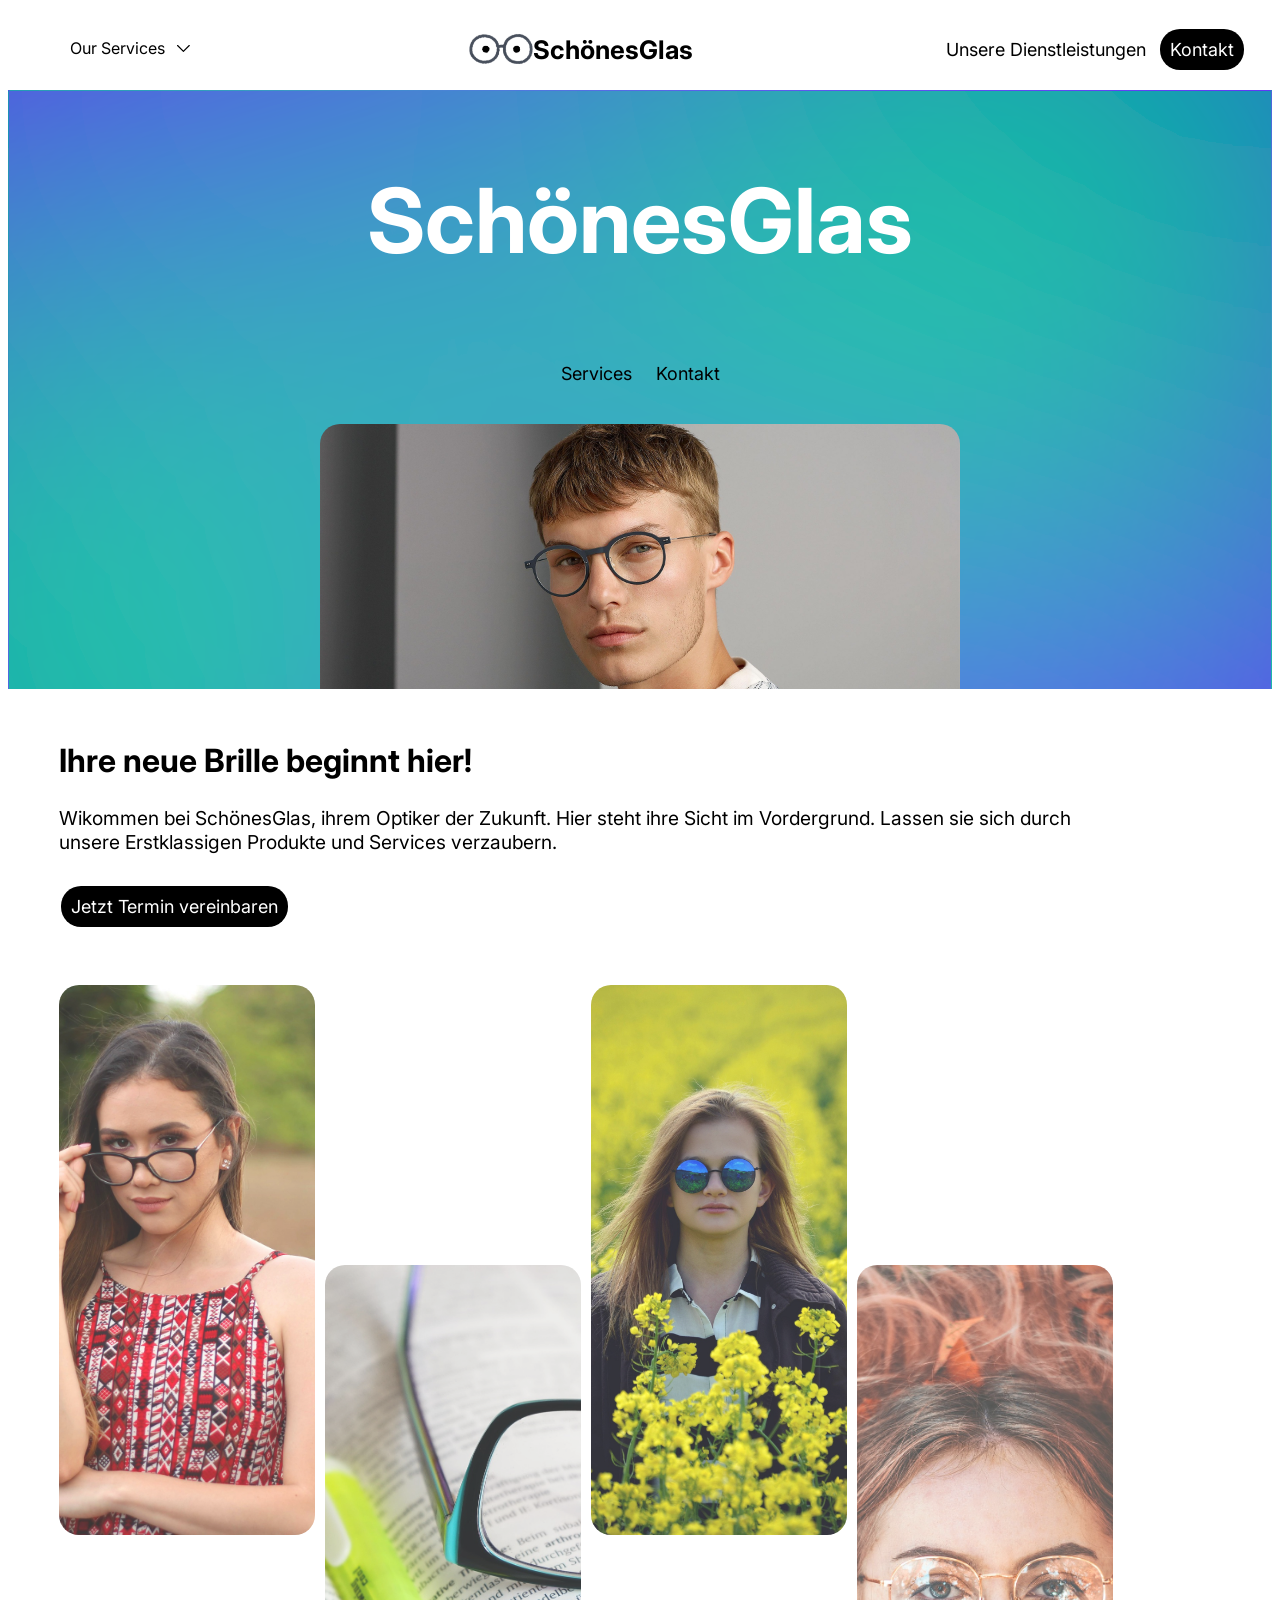
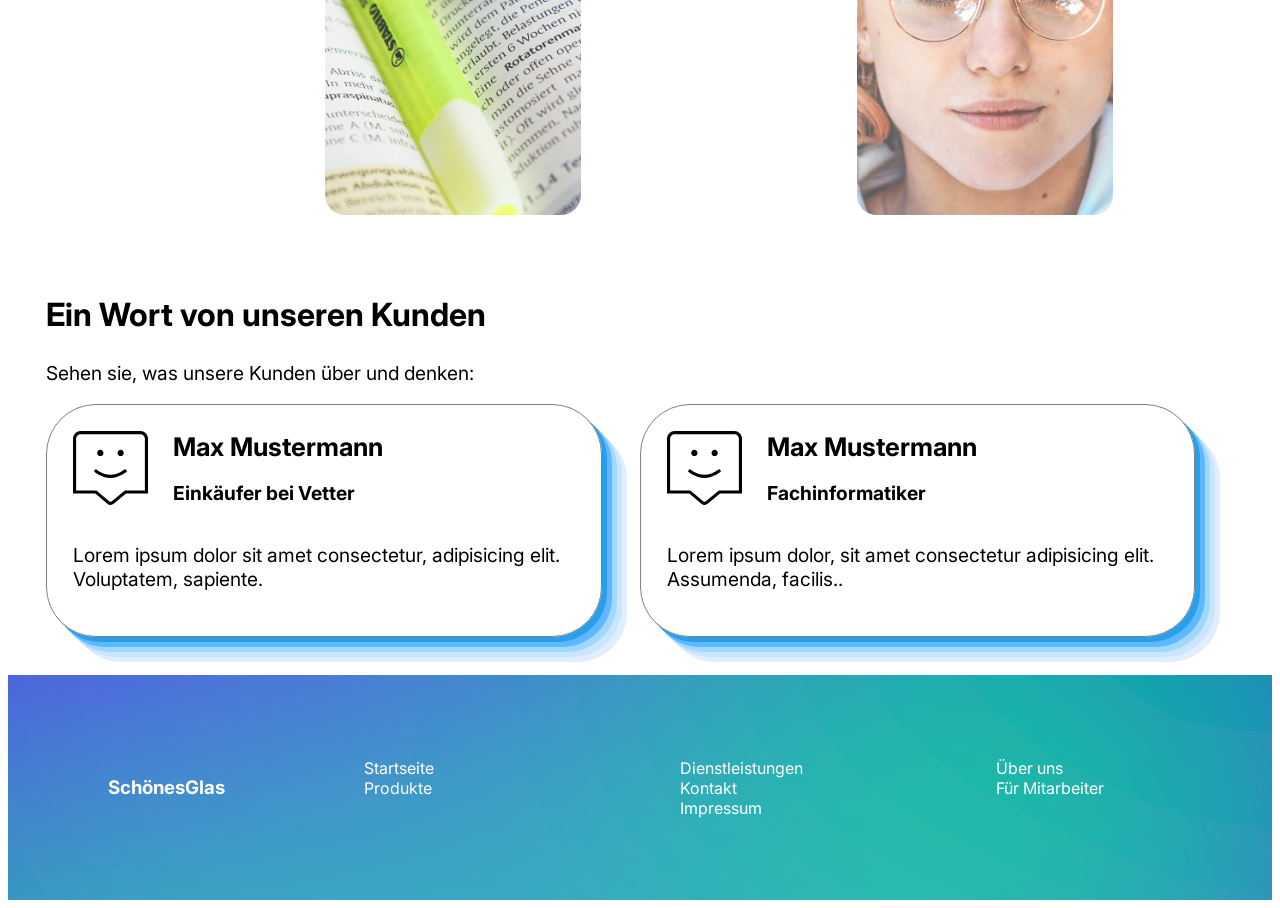
<file: index.html>
<!DOCTYPE html>
<html lang="de">
<head>
    <meta charset="UTF-8">
    <meta name="viewport" content="width=device-width, initial-scale=1.0">
    <title>SchönesGlas</title>
    <link rel="stylesheet" href="css/index.css">
    <link rel="stylesheet" href="css/nav.css">
    <link rel="stylesheet" href="css/footer.css">
</head>
<body>
    <nav>

        <div class="navbarLeft">
            <!--Dropdown-->
            <!-- From Uiverse.io by gharsh11032000 -->
            <div class="menu">
            <div class="item">
                <a href="#" class="link">
                <span> Our Services </span>
                <svg viewBox="0 0 360 360" xml:space="preserve">
                    <g id="SVGRepo_iconCarrier">
                    <path
                        id="XMLID_225_"
                        d="M325.607,79.393c-5.857-5.857-15.355-5.858-21.213,0.001l-139.39,139.393L25.607,79.393 c-5.857-5.857-15.355-5.858-21.213,0.001c-5.858,5.858-5.858,15.355,0,21.213l150.004,150c2.813,2.813,6.628,4.393,10.606,4.393 s7.794-1.581,10.606-4.394l149.996-150C331.465,94.749,331.465,85.251,325.607,79.393z"
                    ></path>
                    </g>
                </svg>
                </a>
                <div class="submenu">
                <div class="submenu-item">
                    <a href="/pages/products.html" class="submenu-link"> Produkte </a>
                </div>
                <div class="submenu-item">
                    <a href="/pages/services.html" class="submenu-link"> Dienstleistungen </a>
                </div>
                <div class="submenu-item">
                    <a href="/pages/contact.html" class="submenu-link"> Kontakt </a>
                </div>
                <div class="submenu-item">
                    <a href="/pages/aboutUs.html" class="submenu-link"> Über Uns </a>
                </div>
                <div class="submenu-item">
                    <a href="/pages/impressum.html" class="submenu-link"> Impressum </a>
                </div>
                <div class="submenu-item">
                    <a href="/pages/login.html" class="submenu-link"> Login </a>
                </div>
                </div>
            </div>
            </div>
        </div>

        <div class="navbarCenter">
            <img src="img/Design ohne Titel.png" alt="Logo der SchönesGlas Optikerkette" width="100px" class="logo">
            <p class="companyName"><a href="index.html">SchönesGlas</a></p>
        </div>
        <div class="navbarRight">
            <button><a href="/pages/services.html">Unsere Dienstleistungen</a></button>
            <button class="callToAction"><a href="/pages/contact.html">Kontakt</a></button>
        </div>
    </nav>
    
   <!-- Main Content--> 
    <main>
        <!--Langing Frame-->
        <section class="landingFrame">
            <h1 class="landingFrameHeading">SchönesGlas</h1>
            <div class="landingFrameButtons">
                <button class="buttonServices">Services</button>
                <button class="contactButton">Kontakt</button>
            </div>
            <img class="landingFrameImage" src="img/eyepractice-eyeglasses-7382914_1920.jpg" alt="Mann, welcher in die Kamera schaut.">
        </section>

        <!--Feature Gallery-->
        <section class="featureGallery">
            <div class="featureGalleryText">
                <h2 class="featureGalleryHeading">Ihre neue Brille beginnt hier!</h2>
                <p>Wikommen bei SchönesGlas, ihrem Optiker der Zukunft. Hier steht ihre Sicht im Vordergrund. Lassen sie sich durch unsere Erstklassigen Produkte und Services verzaubern.</p>
                <button class="callToAction">Jetzt Termin vereinbaren</button>
            </div>
        
            <div class="imageGallery">
                <img class="imageGalleryImage1" src="img/dantaslevi-model-3687259_1920.jpg" alt="Eine junge Frau, mit einer schwarzen Brille, welche in die Kamera schaut.">
                <img class="imageGalleryImage2" src="img/hans-glasses-272399_1920.jpg" alt="Eine Brille auf einem Buch mit einem Textmarker daneben.">
                <img class="imageGalleryImage3" src="img/nikolapeskova-girl-619665_1920.jpg" alt="Eine Frau mit einer Sonenbrille, welche in einem Rapsfeld steht.">
                <img class="imageGalleryImage4" src="img/radu_floryn22-autumn-4564545_1920.jpg" alt="Eine Frau mti roten Haaren, welche in die Kamera schaut.">
            </div>
        </section>

        <!--Customer Reviews-->
        <section class="customerReviews">
            <h2>Ein Wort von unseren Kunden</h2>
            <p>Sehen sie, was unsere Kunden über und denken:</p>
            <div class="reviewCards">
                <article class="reviewCard">
                    <img src="img/smiley-kommentar-alt.svg" alt="Ein Smiley, welcher einen Kommentar eines Kunden kennzeichnet.">
                    <p>Lorem ipsum dolor sit amet consectetur, adipisicing elit. Voluptatem, sapiente.</p>
                    <strong>Max Mustermann <br> <p>Einkäufer bei Vetter</p></strong>
                </article>
                <article class="reviewCard">
                    <img src="img/smiley-kommentar-alt.svg" alt="Ein Smiley, welcher einen Kommentar eines Kunden kennzeichnet.">
                    <p>Lorem ipsum dolor, sit amet consectetur adipisicing elit. Assumenda, facilis..</p>
                    <strong>Max Mustermann <br> <p>Fachinformatiker</p></strong>
                </article>
            </div>
        </section>
    </main>

    <!--Footer-->
    <footer class="footer">
        <h3><a href="index.html">SchönesGlas</a></h3>
        <ul>
            <li><a href="index.html">Startseite</a></li>
            <li><a href="/pages/products.html">Produkte</a></li>
        </ul>
        
        <ul>
            <li><a href="/pages/services.html">Dienstleistungen</a></li>
            <li><a href="/pages/contact.html">Kontakt</a></li>
            <li><a href="/pages/impressum.html">Impressum</a></li>
        </ul>

        <ul>
            <li><a href="/pages/aboutUs.html">Über uns</a></li>
            <li><a href="/pages/login.html">Für Mitarbeiter</a></li>
        </ul>
    </footer>
</body>
</html>
</file>
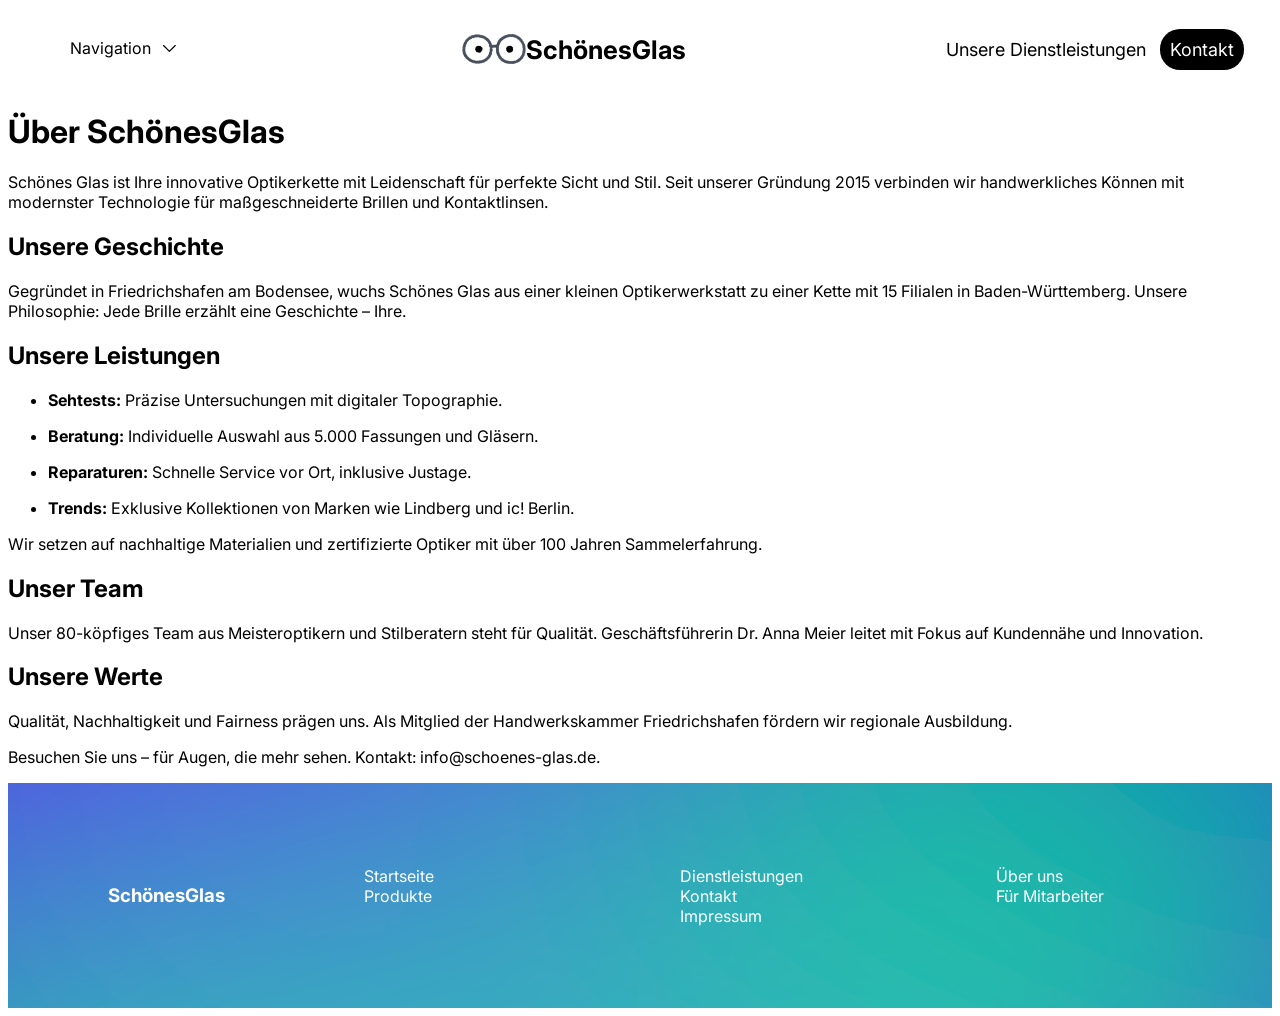
<file: pages/aboutUs.html>
<!DOCTYPE html>
<html lang="en">
<head>
    <meta charset="UTF-8">
    <meta name="viewport" content="width=device-width, initial-scale=1.0">
    <title>Über Uns</title>
    <link rel="stylesheet" href="../css/nav.css">
    <link rel="stylesheet" href="../css/footer.css">
</head>
<body>
    <nav>

        <div class="navbarLeft">
            <!--Dropdown-->
            <!-- From Uiverse.io by gharsh11032000 -->
            <div class="menu">
            <div class="item">
                <a href="#" class="link">
                <span> Navigation </span>
                <svg viewBox="0 0 360 360" xml:space="preserve">
                    <g id="SVGRepo_iconCarrier">
                    <path
                        id="XMLID_225_"
                        d="M325.607,79.393c-5.857-5.857-15.355-5.858-21.213,0.001l-139.39,139.393L25.607,79.393 c-5.857-5.857-15.355-5.858-21.213,0.001c-5.858,5.858-5.858,15.355,0,21.213l150.004,150c2.813,2.813,6.628,4.393,10.606,4.393 s7.794-1.581,10.606-4.394l149.996-150C331.465,94.749,331.465,85.251,325.607,79.393z"
                    ></path>
                    </g>
                </svg>
                </a>
                <div class="submenu">
                <div class="submenu-item">
                    <a href="../pages/products.html" class="submenu-link"> Produkte </a>
                </div>
                <div class="submenu-item">
                    <a href="../pages/services.html" class="submenu-link"> Dienstleistungen </a>
                </div>
                <div class="submenu-item">
                    <a href="../pages/contact.html" class="submenu-link"> Kontakt </a>
                </div>
                <div class="submenu-item">
                    <a href="../pages/aboutUs.html" class="submenu-link"> Über Uns </a>
                </div>
                <div class="submenu-item">
                    <a href="../pages/impressum.html" class="submenu-link"> Impressum </a>
                </div>
                <div class="submenu-item">
                    <a href="../pages/login.html" class="submenu-link"> Login </a>
                </div>
                </div>
            </div>
            </div>
        </div>

        <div class="navbarCenter">
            <img src="../img/Design ohne Titel.png" alt="Logo der SchönesGlas Optikerkette" width="100px" class="logo">
            <p class="companyName"><a href="/index.html">SchönesGlas</a></p>
        </div>
        <div class="navbarRight">
            <button><a href="/pages/services.html">Unsere Dienstleistungen</a></button>
            <button class="callToAction"><a href="/pages/contact.html">Kontakt</a></button>
        </div>
    </nav>

    <main>
        <h1>Über SchönesGlas</h1>
        <p>Schönes Glas ist Ihre innovative Optikerkette mit Leidenschaft für perfekte Sicht und Stil. Seit unserer Gründung 2015 verbinden wir handwerkliches Können mit modernster Technologie für maßgeschneiderte Brillen und Kontaktlinsen.</p>
        <h2>Unsere Geschichte</h2>
        <p>Gegründet in Friedrichshafen am Bodensee, wuchs Schönes Glas aus einer kleinen Optikerwerkstatt zu einer Kette mit 15 Filialen in Baden-Württemberg. Unsere Philosophie: Jede Brille erzählt eine Geschichte – Ihre.</p>
        <h2>Unsere Leistungen</h2>
        <ul>
            <li>
                <p><strong>Sehtests: </strong>Präzise Untersuchungen mit digitaler Topographie.</p>
            </li>
            <li>
                <p><strong>Beratung: </strong>Individuelle Auswahl aus 5.000 Fassungen und Gläsern.</p>
            </li>
            <li>
                <p><strong>Reparaturen: </strong>Schnelle Service vor Ort, inklusive Justage.</p>
            </li>
            <li>
                <p><strong>Trends: </strong>Exklusive Kollektionen von Marken wie Lindberg und ic! Berlin.</p>
            </li>
        </ul>
        <p>Wir setzen auf nachhaltige Materialien und zertifizierte Optiker mit über 100 Jahren Sammelerfahrung.</p>
        <h2>Unser Team</h2>
        <p>Unser 80-köpfiges Team aus Meisteroptikern und Stilberatern steht für Qualität. Geschäftsführerin Dr. Anna Meier leitet mit Fokus auf Kundennähe und Innovation.</p>
        <h2>Unsere Werte</h2>
        <p>Qualität, Nachhaltigkeit und Fairness prägen uns. Als Mitglied der Handwerkskammer Friedrichshafen fördern wir regionale Ausbildung.</p>
        <p>Besuchen Sie uns – für Augen, die mehr sehen. Kontakt: <a href="mailto:info@schoenes-glas.de">info@schoenes-glas.de</a>.</p>
    </main>

    <!--Footer-->
    <footer class="footer">
        <h3><a href="../index.html">SchönesGlas</a></h3>
        <ul>
            <li><a href="../index.html">Startseite</a></li>
            <li><a href="./products.html">Produkte</a></li>
        </ul>
        
        <ul>
            <li><a href="./services.html">Dienstleistungen</a></li>
            <li><a href="./contact.html">Kontakt</a></li>
            <li><a href="./impressum.html">Impressum</a></li>
        </ul>

        <ul>
            <li><a href="./aboutUs.html">Über uns</a></li>
            <li><a href="./login.html">Für Mitarbeiter</a></li>
        </ul>
    </footer>
</body>
</html>
</file>
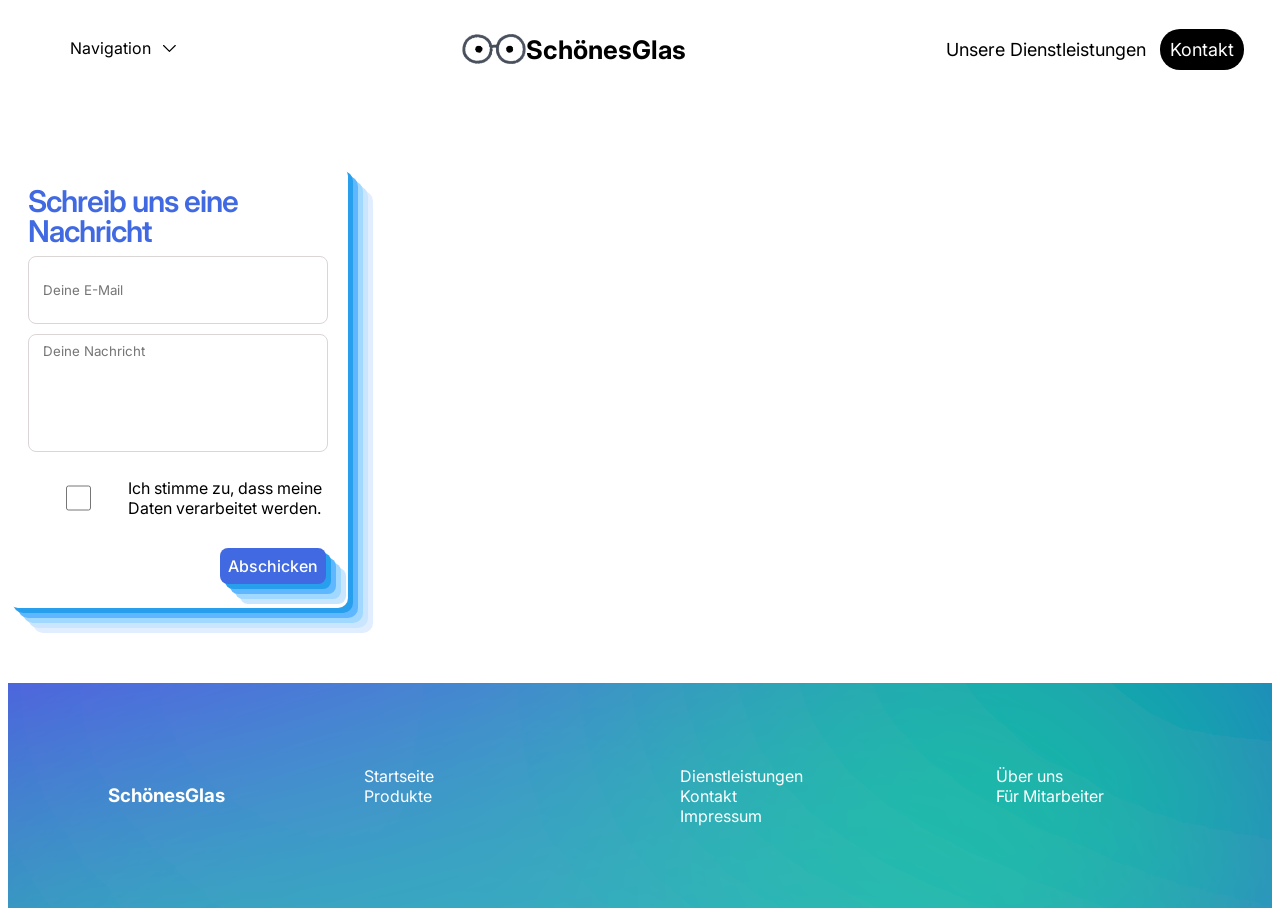
<file: pages/contact.html>
<!DOCTYPE html>
<html lang="en">
<head>
    <meta charset="UTF-8">
    <meta name="viewport" content="width=device-width, initial-scale=1.0">
    <title>Kontakt</title>
    <link rel="stylesheet" href="../css/nav.css">
    <link rel="stylesheet" href="../css/footer.css">
    <link rel="stylesheet" href="../css/contact.css">
</head>
<body>
    <nav>

        <div class="navbarLeft">
            <!--Dropdown-->
            <!-- From Uiverse.io by gharsh11032000 -->
            <div class="menu">
            <div class="item">
                <a href="#" class="link">
                <span> Navigation </span>
                <svg viewBox="0 0 360 360" xml:space="preserve">
                    <g id="SVGRepo_iconCarrier">
                    <path
                        id="XMLID_225_"
                        d="M325.607,79.393c-5.857-5.857-15.355-5.858-21.213,0.001l-139.39,139.393L25.607,79.393 c-5.857-5.857-15.355-5.858-21.213,0.001c-5.858,5.858-5.858,15.355,0,21.213l150.004,150c2.813,2.813,6.628,4.393,10.606,4.393 s7.794-1.581,10.606-4.394l149.996-150C331.465,94.749,331.465,85.251,325.607,79.393z"
                    ></path>
                    </g>
                </svg>
                </a>
                <div class="submenu">
                <div class="submenu-item">
                    <a href="../pages/products.html" class="submenu-link"> Produkte </a>
                </div>
                <div class="submenu-item">
                    <a href="../pages/services.html" class="submenu-link"> Dienstleistungen </a>
                </div>
                <div class="submenu-item">
                    <a href="../pages/contact.html" class="submenu-link"> Kontakt </a>
                </div>
                <div class="submenu-item">
                    <a href="../pages/aboutUs.html" class="submenu-link"> Über Uns </a>
                </div>
                <div class="submenu-item">
                    <a href="../pages/impressum.html" class="submenu-link"> Impressum </a>
                </div>
                <div class="submenu-item">
                    <a href="../pages/login.html" class="submenu-link"> Login </a>
                </div>
                </div>
            </div>
            </div>
        </div>

        <div class="navbarCenter">
            <img src="../img/Design ohne Titel.png" alt="Logo der SchönesGlas Optikerkette" width="100px" class="logo">
            <p class="companyName"><a href="/index.html">SchönesGlas</a></p>
        </div>
        <div class="navbarRight">
            <button><a href="/pages/services.html">Unsere Dienstleistungen</a></button>
            <button class="callToAction"><a href="/pages/contact.html">Kontakt</a></button>
        </div>
    </nav>
    <main>
    <!-- From Uiverse.io by Yaya12085 --> 
<form class="form">
    <div class="title">Schreib uns eine Nachricht</div>
    <input type="text" placeholder="Deine E-Mail" class="input">
    <textarea placeholder="Deine Nachricht"></textarea>
    <div class="consent">
        <input type="checkbox">
        <p>Ich stimme zu, dass meine Daten verarbeitet werden.</p>
    </div>
     
    <button>Abschicken</button>
</form>
    </main>
    <!--Footer-->
    <footer class="footer">
        <h3><a href="../index.html">SchönesGlas</a></h3>
        <ul>
            <li><a href="../index.html">Startseite</a></li>
            <li><a href="./products.html">Produkte</a></li>
        </ul>
        
        <ul>
            <li><a href="./services.html">Dienstleistungen</a></li>
            <li><a href="./contact.html">Kontakt</a></li>
            <li><a href="./impressum.html">Impressum</a></li>
        </ul>

        <ul>
            <li><a href="./aboutUs.html">Über uns</a></li>
            <li><a href="./login.html">Für Mitarbeiter</a></li>
        </ul>
    </footer>
</body>
</html>
</file>
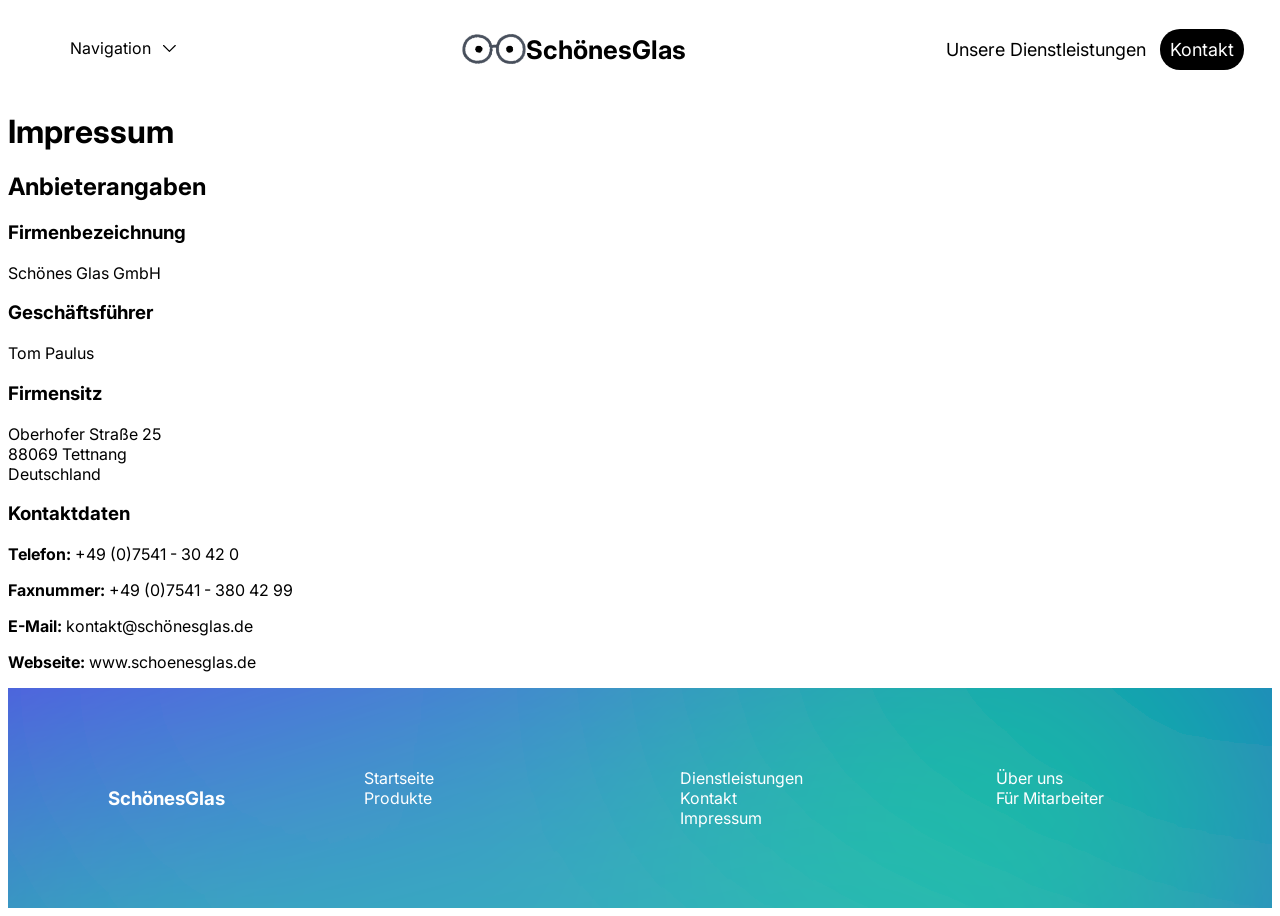
<file: pages/impressum.html>
<!DOCTYPE html>
<html lang="en">
<head>
    <meta charset="UTF-8">
    <meta name="viewport" content="width=device-width, initial-scale=1.0">
    <title>Impressum</title>
    <link rel="stylesheet" href="../css/nav.css">
    <link rel="stylesheet" href="../css/footer.css">
    <link rel="stylesheet" href="/css/contact.css">
</head>
<body>
    <nav>

        <div class="navbarLeft">
            <!--Dropdown-->
            <!-- From Uiverse.io by gharsh11032000 -->
            <div class="menu">
            <div class="item">
                <a href="#" class="link">
                <span> Navigation </span>
                <svg viewBox="0 0 360 360" xml:space="preserve">
                    <g id="SVGRepo_iconCarrier">
                    <path
                        id="XMLID_225_"
                        d="M325.607,79.393c-5.857-5.857-15.355-5.858-21.213,0.001l-139.39,139.393L25.607,79.393 c-5.857-5.857-15.355-5.858-21.213,0.001c-5.858,5.858-5.858,15.355,0,21.213l150.004,150c2.813,2.813,6.628,4.393,10.606,4.393 s7.794-1.581,10.606-4.394l149.996-150C331.465,94.749,331.465,85.251,325.607,79.393z"
                    ></path>
                    </g>
                </svg>
                </a>
                <div class="submenu">
                <div class="submenu-item">
                    <a href="../pages/products.html" class="submenu-link"> Produkte </a>
                </div>
                <div class="submenu-item">
                    <a href="../pages/services.html" class="submenu-link"> Dienstleistungen </a>
                </div>
                <div class="submenu-item">
                    <a href="../pages/contact.html" class="submenu-link"> Kontakt </a>
                </div>
                <div class="submenu-item">
                    <a href="../pages/aboutUs.html" class="submenu-link"> Über Uns </a>
                </div>
                <div class="submenu-item">
                    <a href="../pages/impressum.html" class="submenu-link"> Impressum </a>
                </div>
                <div class="submenu-item">
                    <a href="../pages/login.html" class="submenu-link"> Login </a>
                </div>
                </div>
            </div>
            </div>
        </div>

        <div class="navbarCenter">
            <img src="../img/Design ohne Titel.png" alt="Logo der SchönesGlas Optikerkette" width="100px" class="logo">
            <p class="companyName"><a href="/index.html">SchönesGlas</a></p>
        </div>
        <div class="navbarRight">
            <button><a href="/pages/services.html">Unsere Dienstleistungen</a></button>
            <button class="callToAction"><a href="/pages/contact.html">Kontakt</a></button>
        </div>
    </nav>

    <main>
        <h1>Impressum</h1>
        <h2>Anbieterangaben</h2>
        <h3>Firmenbezeichnung</h3>
        <p>Schönes Glas GmbH</p>
        <h3>Geschäftsführer</h3>
        <p>Tom Paulus</p>
        <h3>Firmensitz</h3>
        <p>Oberhofer Straße 25 <br>
           88069 Tettnang <br>
           Deutschland</p>
        <h3>Kontaktdaten</h3>
        <p><strong>Telefon: </strong>+49 (0)7541 - 30 42 0</p>
        <p><strong>Faxnummer: </strong>+49 (0)7541 - 380 42 99</p>
        <p><strong>E-Mail: </strong>kontakt@schönesglas.de</p>
        <p><strong>Webseite: </strong>www.schoenesglas.de</p>
    </main>

    <!--Footer-->
    <footer class="footer">
        <h3><a href="../index.html">SchönesGlas</a></h3>
        <ul>
            <li><a href="../index.html">Startseite</a></li>
            <li><a href="./products.html">Produkte</a></li>
        </ul>
        
        <ul>
            <li><a href="./services.html">Dienstleistungen</a></li>
            <li><a href="./contact.html">Kontakt</a></li>
            <li><a href="./impressum.html">Impressum</a></li>
        </ul>

        <ul>
            <li><a href="./aboutUs.html">Über uns</a></li>
            <li><a href="./login.html">Für Mitarbeiter</a></li>
        </ul>
    </footer>
</body>
</html>
</file>
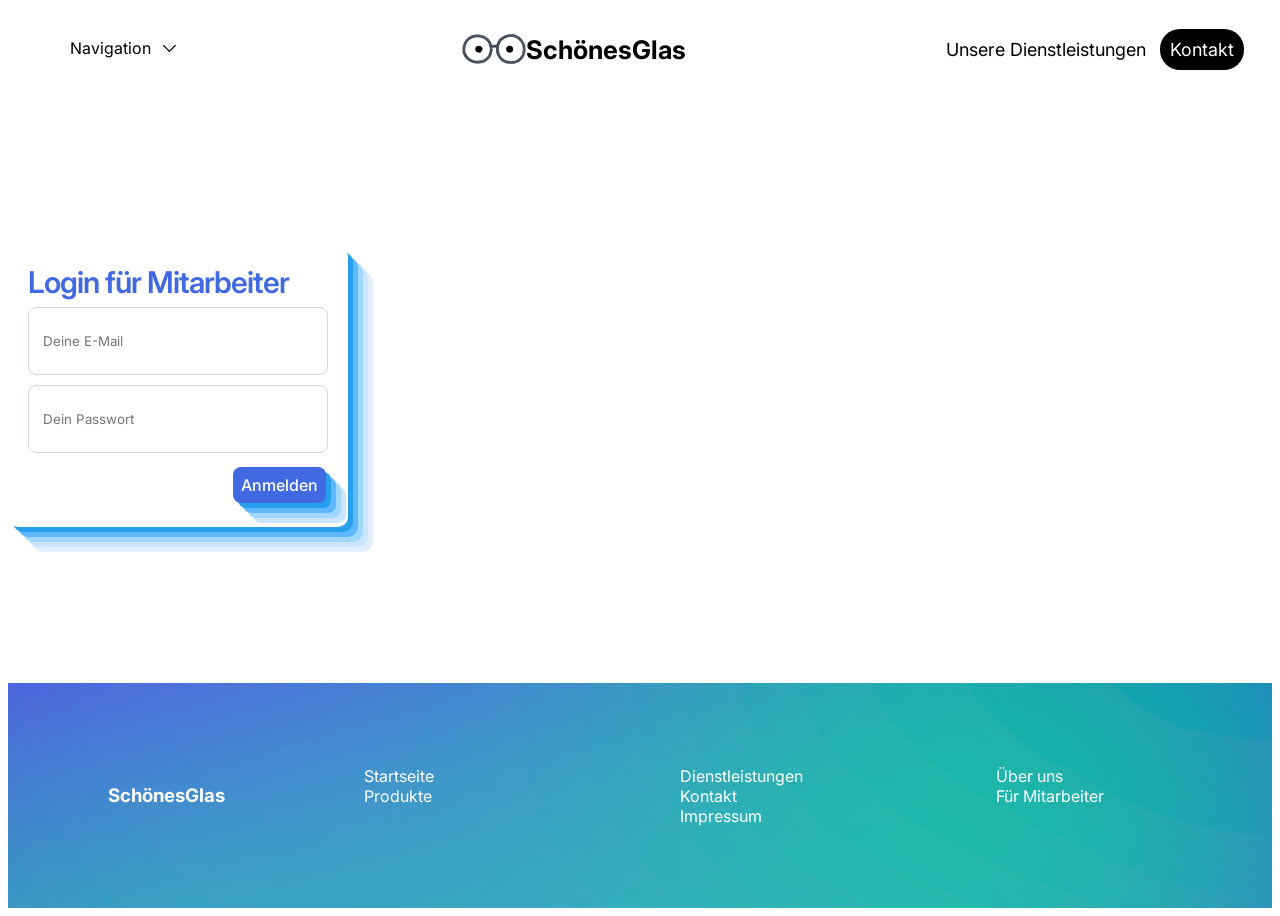
<file: pages/login.html>
<!DOCTYPE html>
<html lang="en">
<head>
    <meta charset="UTF-8">
    <meta name="viewport" content="width=device-width, initial-scale=1.0">
    <title>Login</title>
    <link rel="stylesheet" href="../css/nav.css">
    <link rel="stylesheet" href="../css/footer.css">
    <link rel="stylesheet" href="../css/login.css">
</head>
<body>
  <nav>

        <div class="navbarLeft">
            <!--Dropdown-->
            <!-- From Uiverse.io by gharsh11032000 -->
            <div class="menu">
            <div class="item">
                <a href="#" class="link">
                <span> Navigation </span>
                <svg viewBox="0 0 360 360" xml:space="preserve">
                    <g id="SVGRepo_iconCarrier">
                    <path
                        id="XMLID_225_"
                        d="M325.607,79.393c-5.857-5.857-15.355-5.858-21.213,0.001l-139.39,139.393L25.607,79.393 c-5.857-5.857-15.355-5.858-21.213,0.001c-5.858,5.858-5.858,15.355,0,21.213l150.004,150c2.813,2.813,6.628,4.393,10.606,4.393 s7.794-1.581,10.606-4.394l149.996-150C331.465,94.749,331.465,85.251,325.607,79.393z"
                    ></path>
                    </g>
                </svg>
                </a>
                <div class="submenu">
                <div class="submenu-item">
                    <a href="../pages/products.html" class="submenu-link"> Produkte </a>
                </div>
                <div class="submenu-item">
                    <a href="../pages/services.html" class="submenu-link"> Dienstleistungen </a>
                </div>
                <div class="submenu-item">
                    <a href="../pages/contact.html" class="submenu-link"> Kontakt </a>
                </div>
                <div class="submenu-item">
                    <a href="../pages/aboutUs.html" class="submenu-link"> Über Uns </a>
                </div>
                <div class="submenu-item">
                    <a href="../pages/impressum.html" class="submenu-link"> Impressum </a>
                </div>
                <div class="submenu-item">
                    <a href="../pages/login.html" class="submenu-link"> Login </a>
                </div>
                </div>
            </div>
            </div>
        </div>

        <div class="navbarCenter">
            <img src="../img/Design ohne Titel.png" alt="Logo der SchönesGlas Optikerkette" width="100px" class="logo">
            <p class="companyName"><a href="/index.html">SchönesGlas</a></p>
        </div>
        <div class="navbarRight">
            <button><a href="/pages/services.html">Unsere Dienstleistungen</a></button>
            <button class="callToAction"><a href="/pages/contact.html">Kontakt</a></button>
        </div>
    </nav>

    <main>
        <!-- From Uiverse.io by Yaya12085 --> 
        <form class="form" action="/login.php" method="post">
            <div class="title">Login für Mitarbeiter</div>
            <input type="email" name="email" placeholder="Deine E-Mail" class="input" required>
            <input type="password" name="passwort" placeholder="Dein Passwort" class="input" required>
            
            <button type="submit">Anmelden</button>
        </form>
    </main>

    <!--Footer-->
    <footer class="footer">
        <h3><a href="../index.html">SchönesGlas</a></h3>
        <ul>
            <li><a href="../index.html">Startseite</a></li>
            <li><a href="./products.html">Produkte</a></li>
        </ul>
        
        <ul>
            <li><a href="./services.html">Dienstleistungen</a></li>
            <li><a href="./contact.html">Kontakt</a></li>
            <li><a href="./impressum.html">Impressum</a></li>
        </ul>

        <ul>
            <li><a href="./aboutUs.html">Über uns</a></li>
            <li><a href="./login.html">Für Mitarbeiter</a></li>
        </ul>
    </footer>
</body>
</html>
</file>
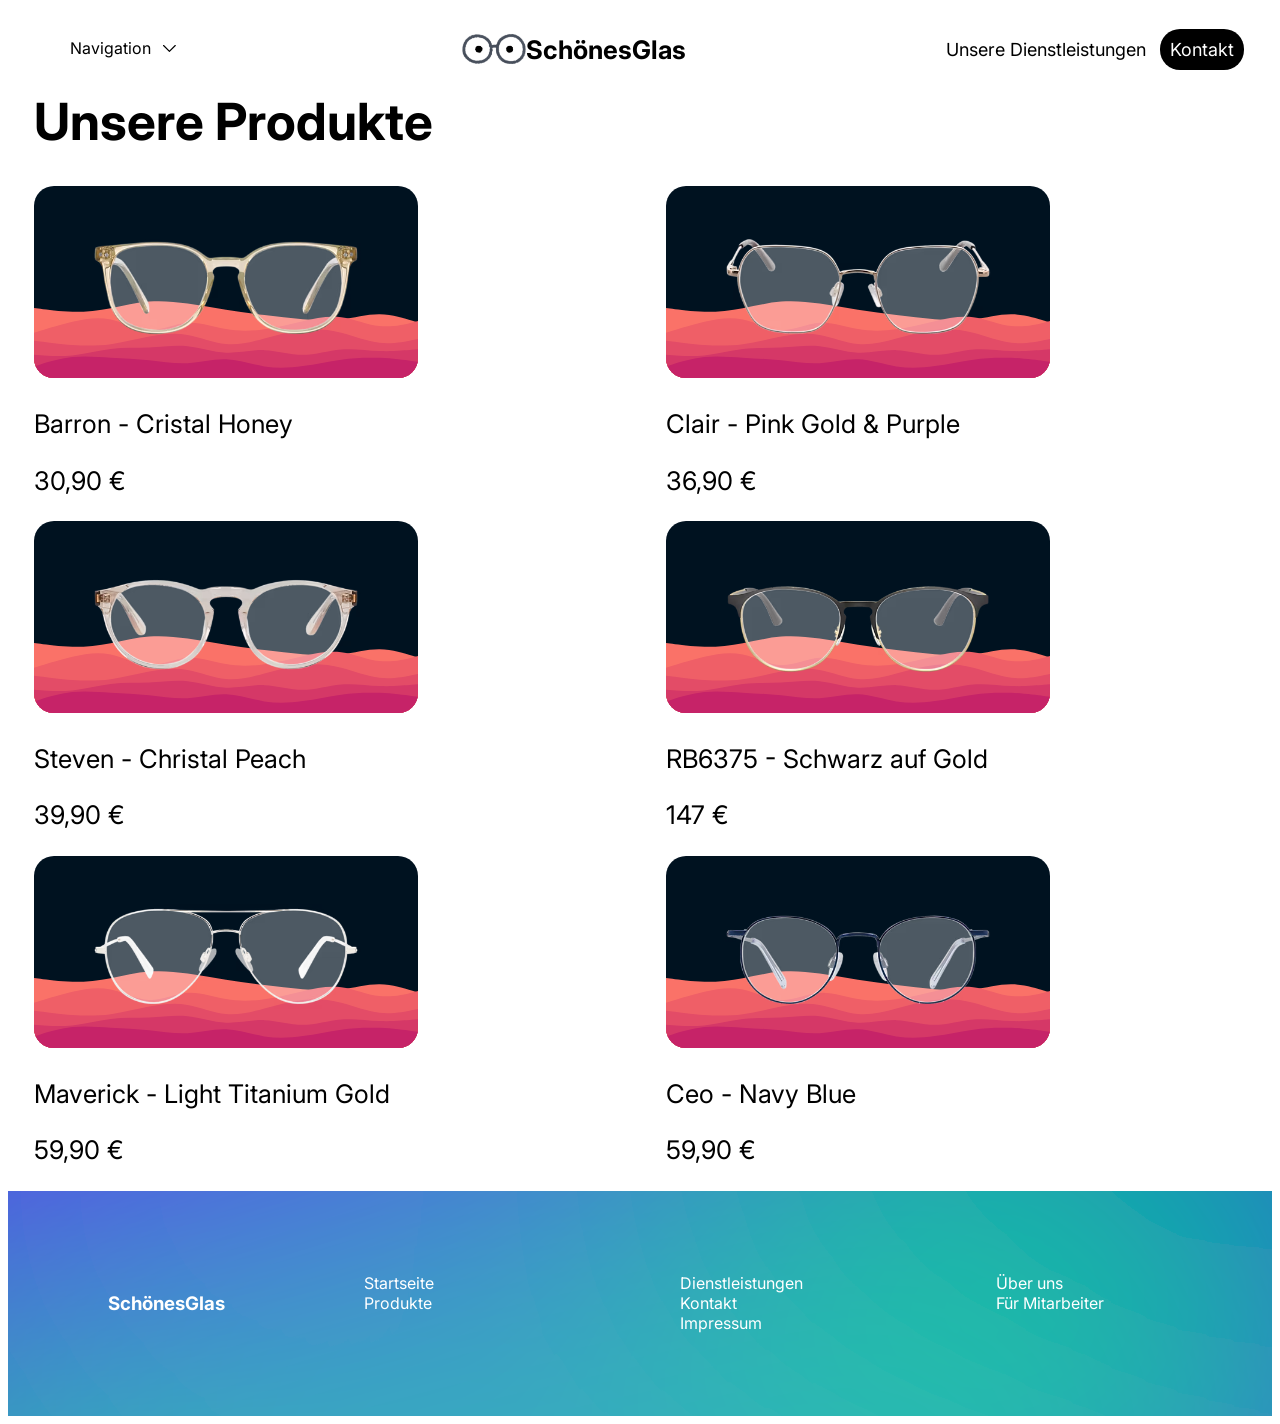
<file: pages/products.html>
<!DOCTYPE html>
<html lang="en">
<head>
    <meta charset="UTF-8">
    <meta name="viewport" content="width=device-width, initial-scale=1.0">
    <title>Unsere Produkte</title>
    <link rel="stylesheet" href="../css/products.css">
    <link rel="stylesheet" href="../css/nav.css">
    <link rel="stylesheet" href="../css/footer.css">
</head>
<body>
    <nav>

        <div class="navbarLeft">
            <!--Dropdown-->
            <!-- From Uiverse.io by gharsh11032000 -->
            <div class="menu">
            <div class="item">
                <a href="#" class="link">
                <span> Navigation </span>
                <svg viewBox="0 0 360 360" xml:space="preserve">
                    <g id="SVGRepo_iconCarrier">
                    <path
                        id="XMLID_225_"
                        d="M325.607,79.393c-5.857-5.857-15.355-5.858-21.213,0.001l-139.39,139.393L25.607,79.393 c-5.857-5.857-15.355-5.858-21.213,0.001c-5.858,5.858-5.858,15.355,0,21.213l150.004,150c2.813,2.813,6.628,4.393,10.606,4.393 s7.794-1.581,10.606-4.394l149.996-150C331.465,94.749,331.465,85.251,325.607,79.393z"
                    ></path>
                    </g>
                </svg>
                </a>
                <div class="submenu">
                <div class="submenu-item">
                    <a href="../pages/products.html" class="submenu-link"> Produkte </a>
                </div>
                <div class="submenu-item">
                    <a href="../pages/services.html" class="submenu-link"> Dienstleistungen </a>
                </div>
                <div class="submenu-item">
                    <a href="../pages/contact.html" class="submenu-link"> Kontakt </a>
                </div>
                <div class="submenu-item">
                    <a href="../pages/aboutUs.html" class="submenu-link"> Über Uns </a>
                </div>
                <div class="submenu-item">
                    <a href="../pages/impressum.html" class="submenu-link"> Impressum </a>
                </div>
                <div class="submenu-item">
                    <a href="../pages/login.html" class="submenu-link"> Login </a>
                </div>
                </div>
            </div>
            </div>
        </div>

        <div class="navbarCenter">
            <img src="../img/Design ohne Titel.png" alt="Logo der SchönesGlas Optikerkette" width="100px" class="logo">
            <p class="companyName"><a href="/index.html">SchönesGlas</a></p>
        </div>
        <div class="navbarRight">
            <button><a href="/pages/services.html">Unsere Dienstleistungen</a></button>
            <button class="callToAction"><a href="/pages/contact.html">Kontakt</a></button>
        </div>
    </nav>


    <main>
        <h1>Unsere Produkte</h1>
        <div class="productsGallery">
            <article class="productCard">
                <img class="productImage" src="../img/barron.avif" alt="">
                <div class="productText">
                    <p class="productTitle">Barron - Cristal Honey</p>
                    <p class="price">30,90 €</p>
                </div>
            </article>
            <article class="productCard">
                <img class="productImage" src="../img/clair.avif" alt="Testbild für ein Produkt">
                <div class="productText">
                    <p class="productTitle">Clair - Pink Gold & Purple</p>
                    <p class="price">36,90 €</p>
                </div>
            </article>
            <article class="productCard">
                <img class="productImage" src="../img/steven.avif" alt="Testbild für ein Produkt">
                <div class="productText">
                    <p class="productTitle">Steven - Christal Peach</p>
                    <p class="price">39,90 €</p>
                </div>
            </article>
        
            <article class="productCard">
                <img class="productImage" src="../img/rb6375.avif" alt="Testbild für ein Produkt">
                <div class="productText">
                    <p class="productTitle">RB6375 - Schwarz auf Gold</p>
                    <p class="price">147 €</p>
                </div>
            </article>
            <article class="productCard">
                <img class="productImage" src="../img/maverick.avif" alt="Testbild für ein Produkt">
                <div class="productText">
                    <p class="productTitle">Maverick - Light Titanium Gold</p>
                    <p class="price">59,90 €</p>
                </div>
            </article>
            <article class="productCard">
                <img class="productImage" src="../img/ceo.avif" alt="Testbild für ein Produkt">
                <div class="productText">
                    <p class="productTitle">Ceo - Navy Blue</p>
                    <p class="price">59,90 €</p>
                </div>
            </article>
        </div>
    </main>

    <!--Footer-->
    <footer class="footer">
        <h3><a href="../index.html">SchönesGlas</a></h3>
        <ul>
            <li><a href="../index.html">Startseite</a></li>
            <li><a href="./products.html">Produkte</a></li>
        </ul>
        
        <ul>
            <li><a href="./services.html">Dienstleistungen</a></li>
            <li><a href="./contact.html">Kontakt</a></li>
            <li><a href="./impressum.html">Impressum</a></li>
        </ul>

        <ul>
            <li><a href="./aboutUs.html">Über uns</a></li>
            <li><a href="./login.html">Für Mitarbeiter</a></li>
        </ul>
    </footer>


</body>
</html>
</file>
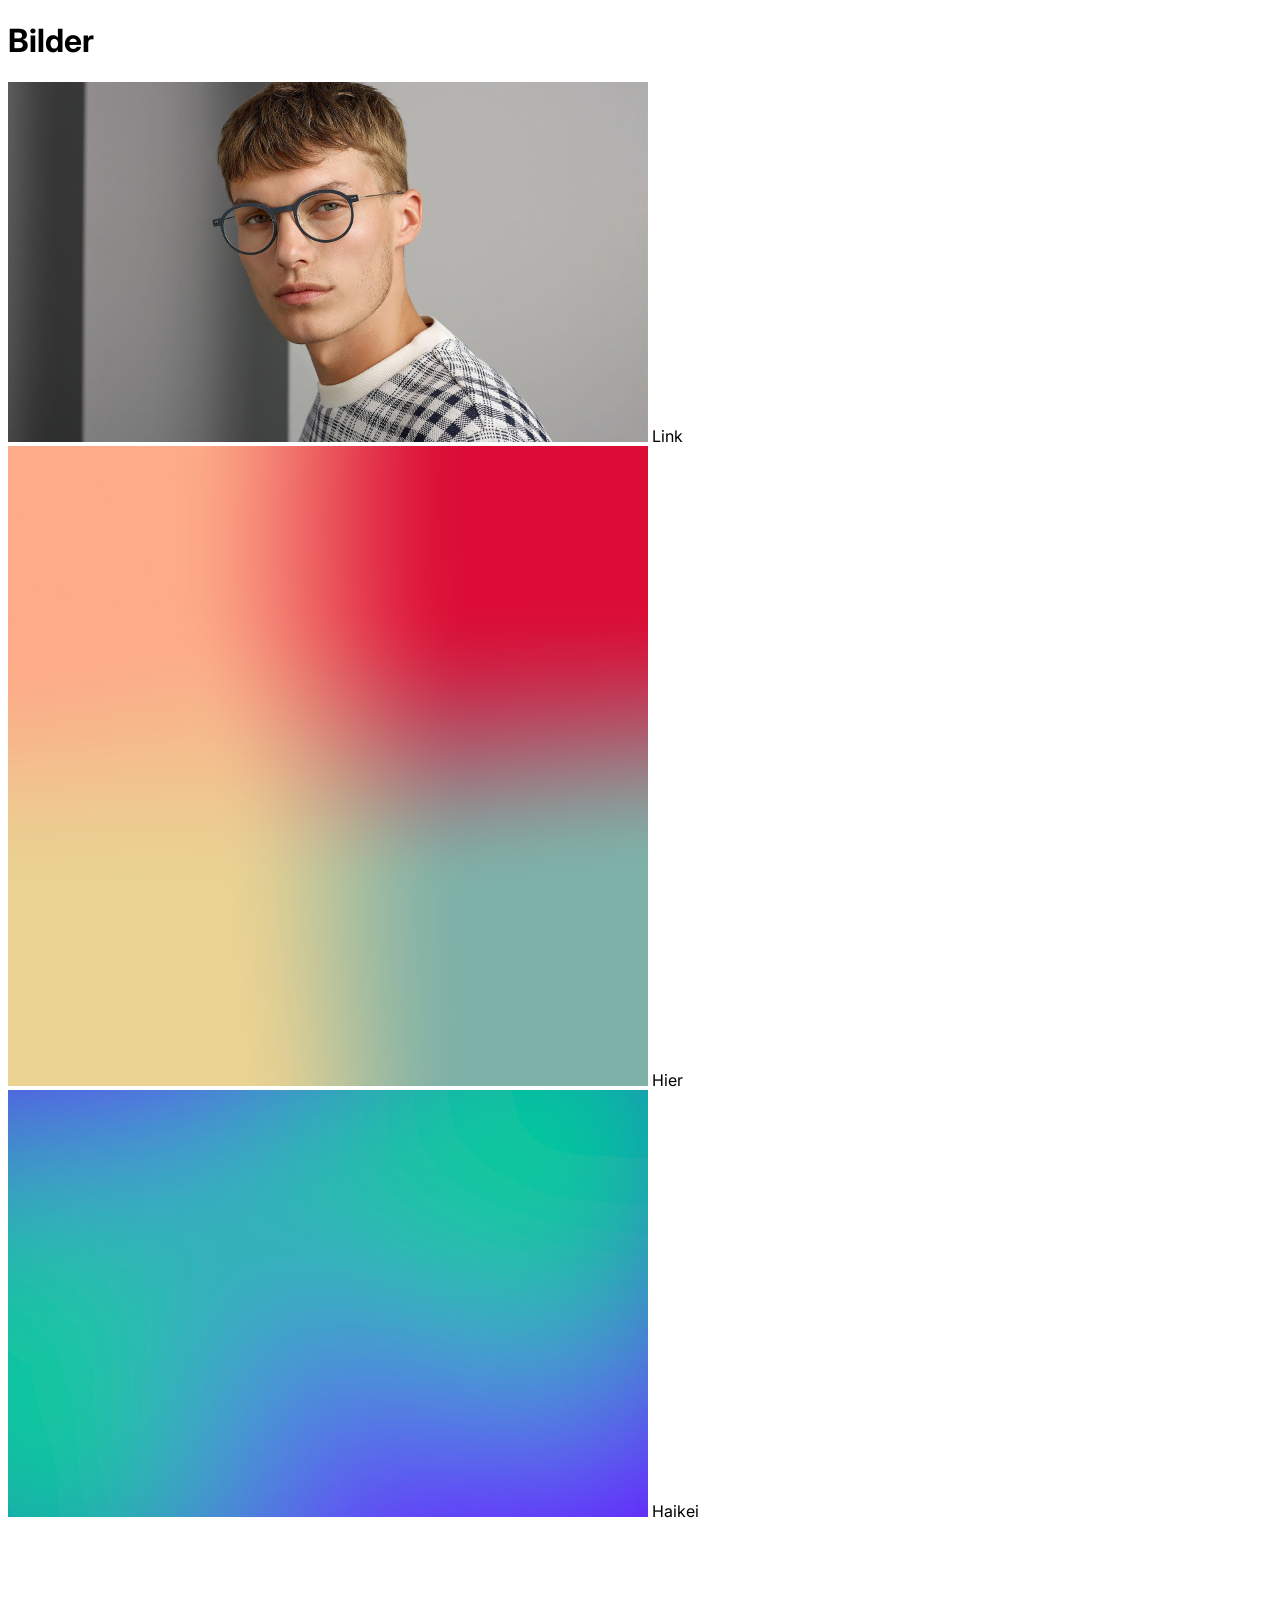
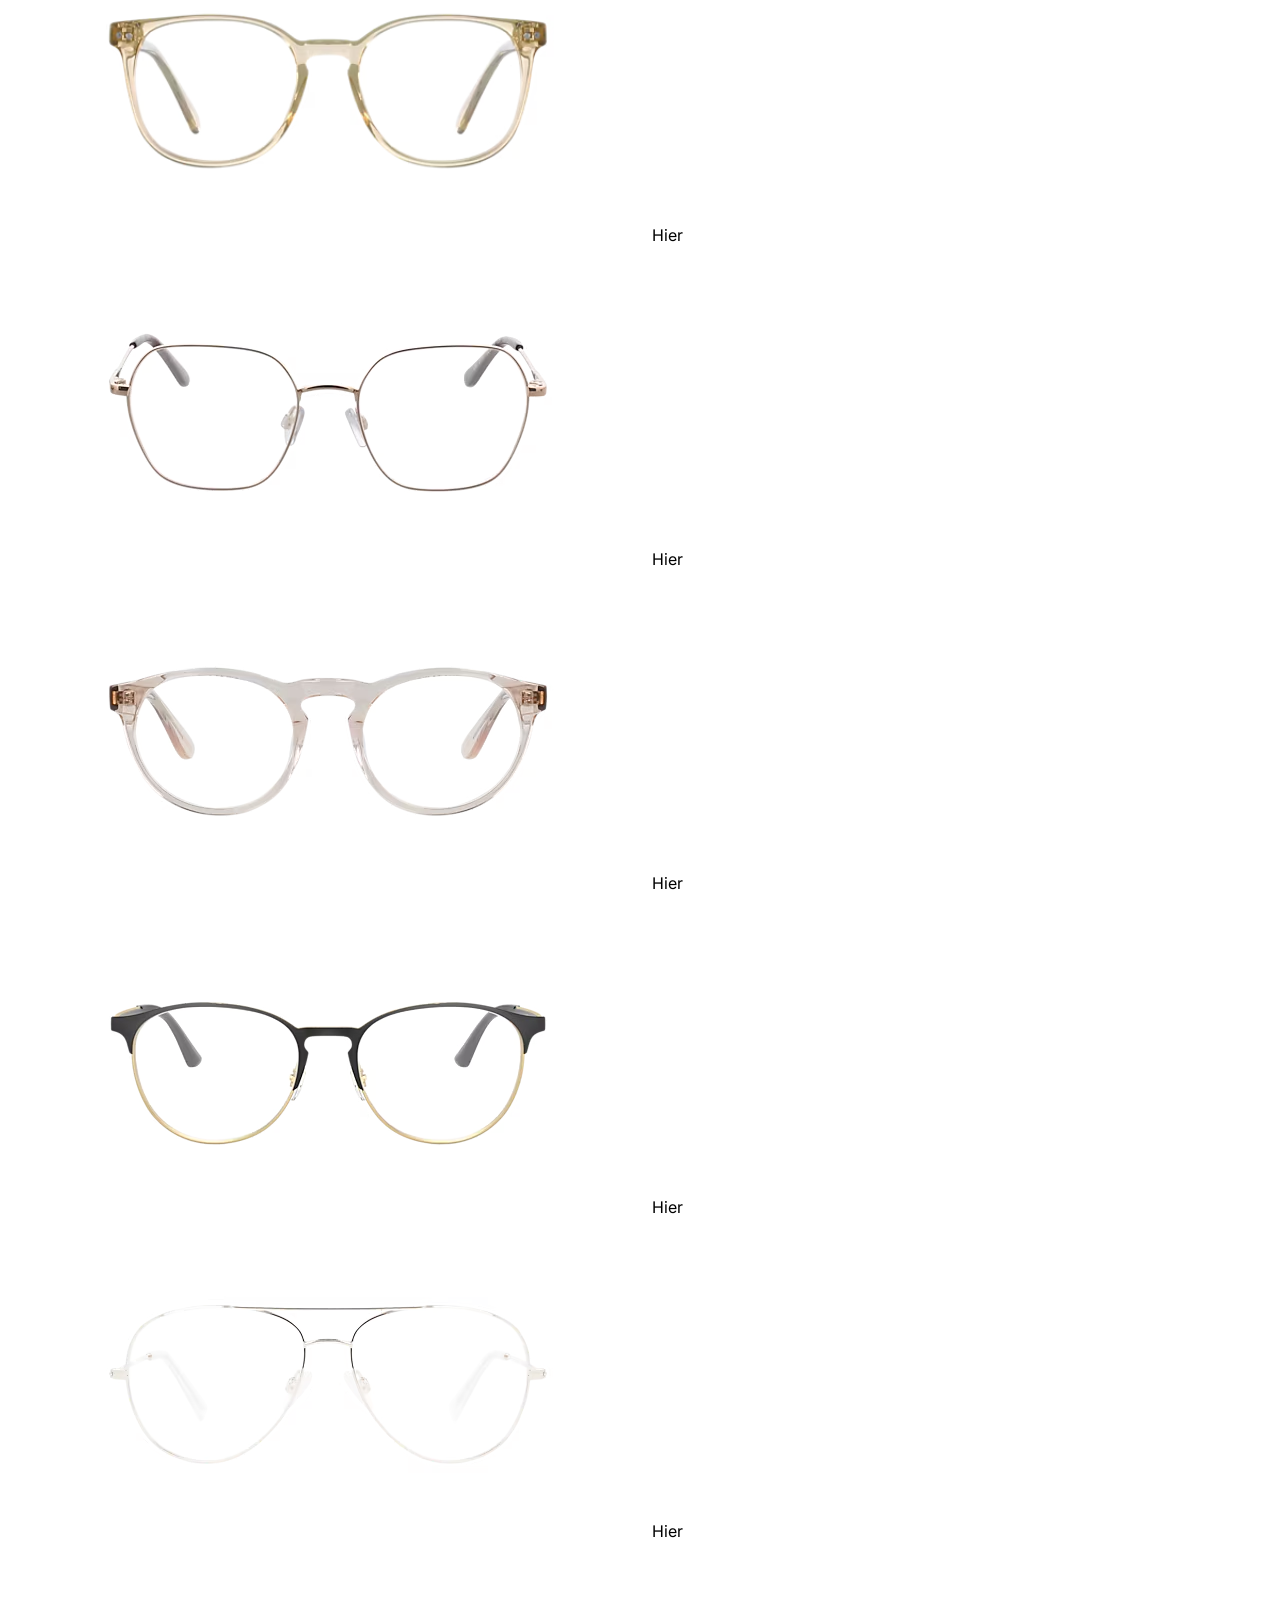
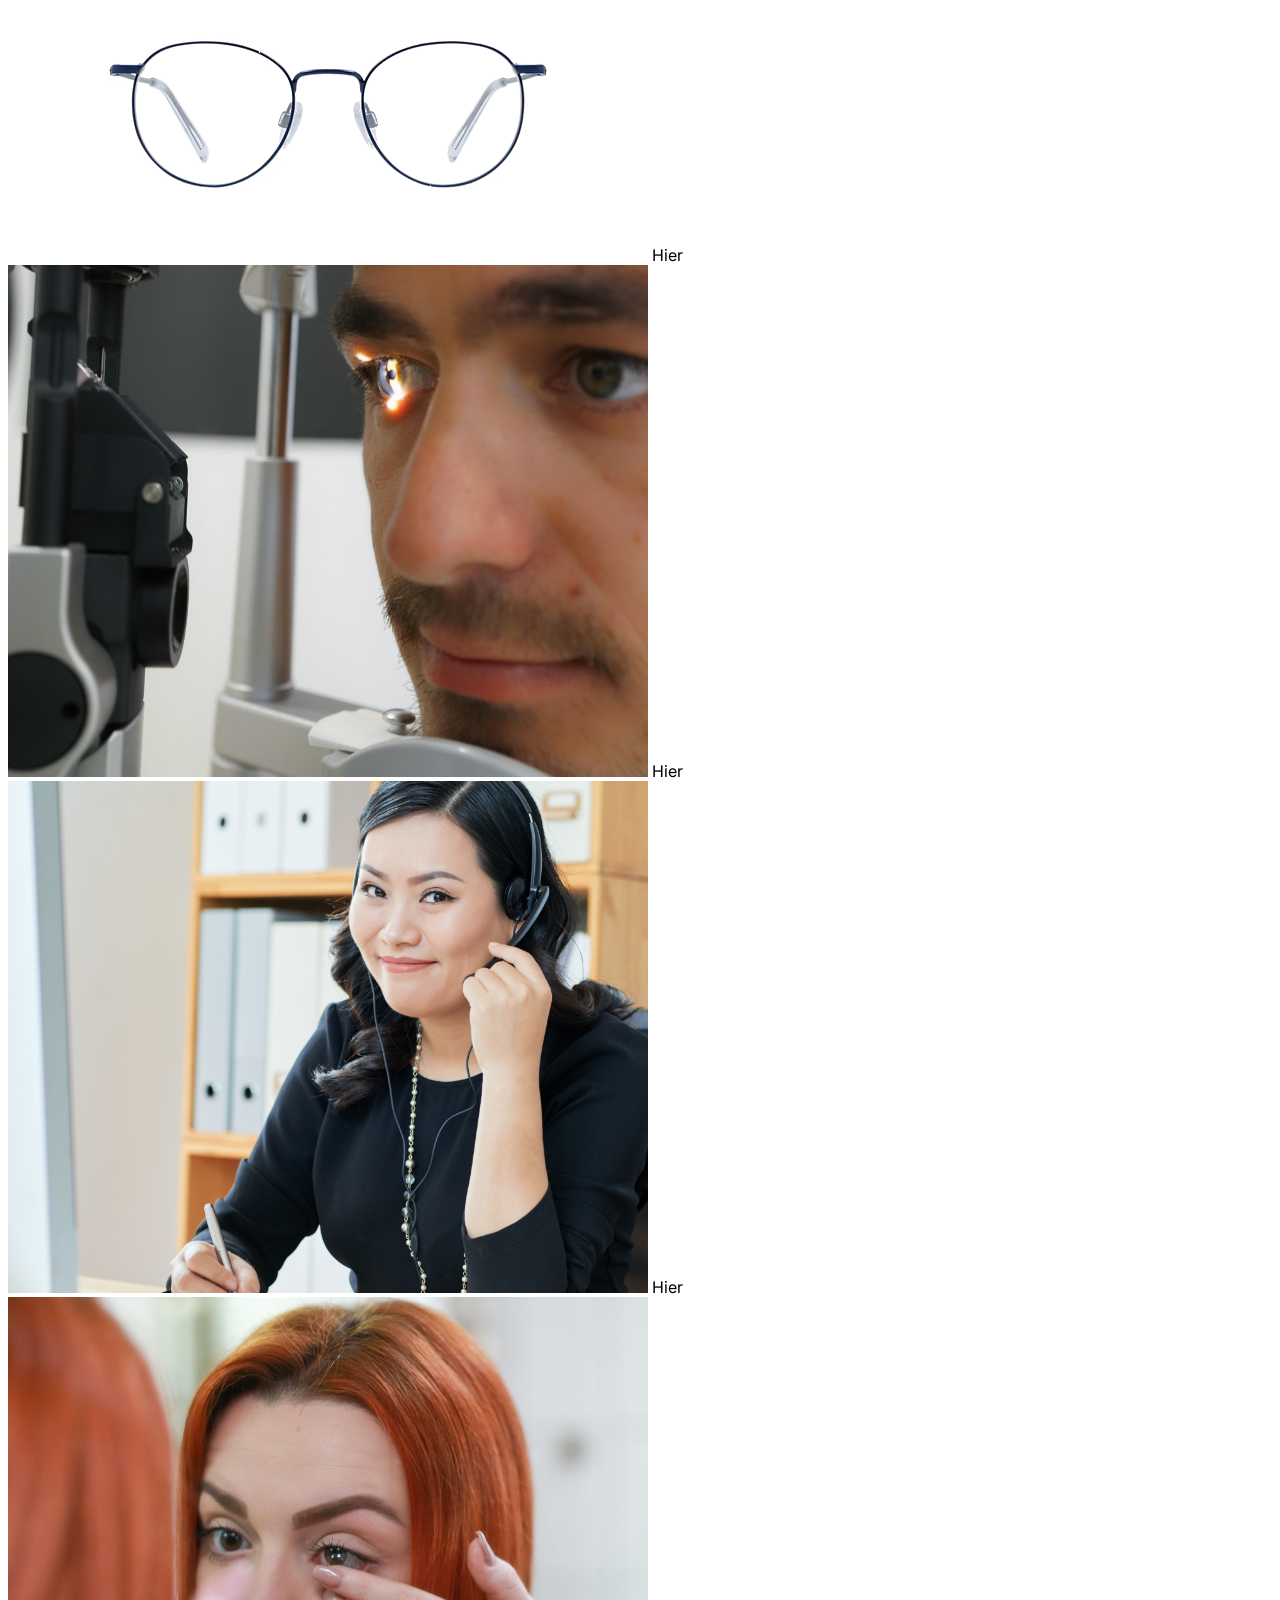
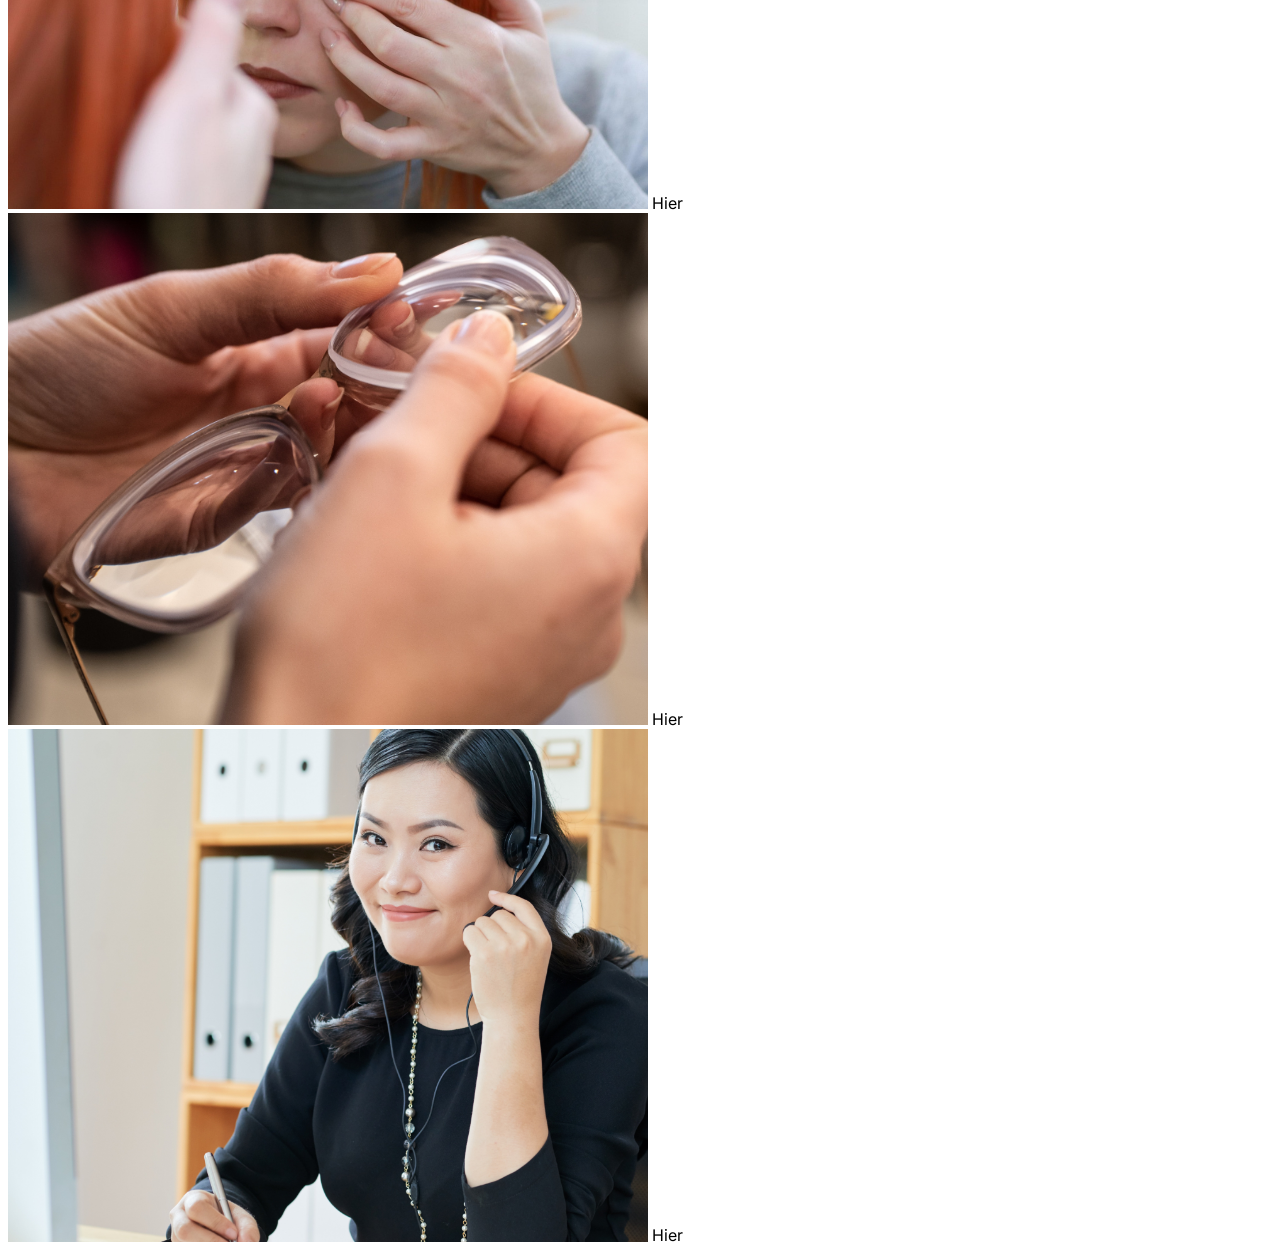
<file: pages/sources.html>
<!DOCTYPE html>
<html lang="en">
<head>
    <meta charset="UTF-8">
    <meta name="viewport" content="width=device-width, initial-scale=1.0">
    <title>Quellen</title>
    <style>
        img {
            width: 50vw;
        }
    </style>
    <link rel="stylesheet" href="/css/index.css">
</head>
<body>
    <h1>Bilder</h1>
    <article>
        <img src="/img/eyepractice-eyeglasses-7382914_1920.jpg" alt="https://pixabay.com/de/photos/brille-mann-modell-pose-7382914/">
        <a href="https://pixabay.com/de/photos/brille-mann-modell-pose-7382914/">Link</a>
    </article>
    <article>
        <img src="/img/mesh-gradient.png" alt="">
        <a href="https://meshgradient.com/?w=[base64]%3D&c=eyJ0bCI6IiNGREFCODgiLCJ0ciI6IiNEQjBDMzYiLCJibCI6IiNFQUQyOTIiLCJiciI6IiM3RUIxQTgifQ%3D%3D">Hier</a>
    </article>
    <article>
        <img src="/img/blurry-gradient-haikei.svg" alt="">
        <a href="https://app.haikei.app/">Haikei</a>
    </article>
    <article>
        <img src="/img/barron.avif" alt="">
        <a href="https://www.brille24.de/brillen/rahmen/barron-crystal-honey-m-33102">Hier</a>
    </article>
    <article>
        <img src="/img/clair.avif" alt="">
        <a href="https://www.brille24.de/brillen/rahmen/claire-pink-gold-purple-l-26434">Hier</a>
    </article>
    <article>
        <img src="/img/steven.avif" alt="">
        <a href="https://www.brille24.de/brillen/rahmen/steven-s-crystal-peach-s-32954">Hier</a> 
    </article>
    <article>
        <img src="/img/rb6375.avif" alt="">
        <a href="https://www.brille24.de/brillen/rahmen/rb6375-schwarz-auf-gold-m-26214">Hier</a>
    </article>
    <article>
        <img src="/img/maverick.avif" alt="">
        <a href="https://www.brille24.de/brillen/rahmen/">Hier</a>
    </article>
    <article>
        <img src="/img/ceo.avif" alt="">
        <a href="https://www.brille24.de/brillen/rahmen/ceo-navy-blue-m-32861">Hier</a>
    </article>
    <article>
        <img src="/img/sehtest.png" alt="">
        <a href="https://pixabay.com/de/photos/sehtest-augenheilkunde-mann-5028103/">Hier</a>
    </article>
    <article>
        <img src="/img/beratung.png" alt="">
        <a href="https://pixabay.com/de/photos/asiatisch-vietnamesisch-frau-10171674/">Hier</a>
    </article>
    <article>
        <img src="/img/einweisung-kontaktlinsen.png" alt="">
        <a href="https://pixabay.com/de/photos/linse-kontaktlinse-augen-objektiv-4818786/">Hier</a>
    </article>
    <article>
        <img src="/img/kleinreperaturen.png" alt="">
        <a href="https://pixabay.com/de/photos/kontaktlinsen-kontaktlinsenbeh%c3%a4lter-4792987/">Hier</a>
    </article>
    <article>
        <img src="/img/beratung.png" alt="">
        <a href="https://pixabay.com/de/photos/brille-business-brillen-949117/">Hier</a>
    </article>
</body>
</html>
</file>
<file: css/index.css>
@font-face {
    font-family: inter;
    src: url(../fonts/inter/Inter-VariableFont_opsz\,wght.ttf);

}

* {
    max-width: 100vw; 
    font-family: inter,  system-ui, -apple-system, BlinkMacSystemFont, 'Segoe UI', Roboto, Oxygen, Ubuntu, Cantarell, 'Open Sans', 'Helvetica Neue', sans-serif;
}

h2 {
    font-size: 2.5vw;
}

p {
    font-size: 1.5vw;
}

button {
    background-color: transparent;
    border: none;
    padding: 10px;
    display: inline-block;
    margin: 4px 2px;
    cursor: pointer;
    height: clamp(2.5vw);
    min-width: 5vw;
    font-size: large;
}

a {
    text-decoration: none;
    color: black;
}

/* Landing Frame Styling */

.landingFrame {
    text-align: center;
    background-size: cover;
    position: relative;
    z-index: -2;
    background-image: url(../img/blurry-gradient-haikei.svg);
    border: 1px solid transparent;
    margin: 0;
    padding: 0;
    box-sizing: border-box
}

.landingFrameHeading {
    justify-self: center;
    font-size: 7vw;
    color: white;
}

.landingFrameButtons {
    display: flex;
    justify-content: center;
    margin: 2vw;
}

.landingFrameImage {
    width: 50vw;
    border-top-left-radius: 20px;
    border-top-right-radius: 20px;
    margin-bottom: -100px;
    position: relative;
    z-index: -1;
}

/* Feature Gallery */

.featureGallery {
background-color: white;
padding: 2vw 4vw 2vw 4vw;
height: fit-content;
justify-items: center;
}

.featureGalleryText {
    max-width: 80vw;
}

.featureGallery .callToAction {
    margin-bottom: 2vw;
    margin-top: 1vw;
}

.imageGallery {
    display: grid;
    grid-template-columns: repeat(4, 20vw);
    grid-template-rows: repeat(3, 30vh);
    height: 80vh;
    gap: 10px;
    margin: 2rem auto;
    margin-bottom: 100px
}

.imageGallery>img {
    width: 100%;
    height: 100%;
    object-fit: cover;
    mix-blend-mode: multiply;
    filter: opacity(0.8);
    border-radius: 20px;
}

.imageGalleryImage1 {
    grid-column-start: 1;
    grid-column-end: 2;
    grid-row-start: 1;
    grid-row-end: 3;

}

.imageGalleryImage2 {
    grid-column-start: 2;
    grid-column-end: 3;
    grid-row-start: 2;
    grid-row-end: 4;
}

.imageGalleryImage3 {
     grid-column-start: 3;
    grid-column-end: 4;
    grid-row-start: 1;
    grid-row-end: 3;
}

.imageGalleryImage4 {
    grid-column-start: 4;
    grid-column-end: 5;
    grid-row-start: 2;
    grid-row-end: 4;
}

/* Styling der Customer Reviews */

.customerReviews {
    padding: 3vw;
}

.reviewCards {
    display: grid;
    grid-template-columns: repeat(2, 1fr);
    gap: 3vw;
    padding-right: 3vw;
}

.reviewCard {
    display: grid;
    grid-template-columns: repeat(5, 1fr);
    padding: 2vw;
    border-radius: 50px;
    border: 1px grey solid;
    -webkit-box-shadow: 5px 5px 0px 0px #289FED, 10px 10px 0px 0px #5FB8FF, 15px 15px 0px 0px #A1D8FF, 20px 20px 0px 0px #CAE6FF, 25px 25px 0px 0px #E1EEFF, 5px 5px 15px 5px rgba(0,0,0,0); 
    box-shadow: 5px 5px 0px 0px #289FED, 10px 10px 0px 0px #5FB8FF, 15px 15px 0px 0px #A1D8FF, 20px 20px 0px 0px #CAE6FF, 25px 25px 0px 0px #E1EEFF, 5px 5px 15px 5px rgba(0,0,0,0);
}

.reviewCard img {
    width: 75px;
    grid-area: 1 / 1 / 2 / 2;
}

.reviewCard strong {
    font-size: 2vw;
    grid-area: 1 / 2 /2 / 6;
}

.reviewCard p {
    grid-area: 3 / 1 / 4 / 6;
}

.reviewCard .job {
    grid-area: 2 / 2 / 4 / 6
}
</file>
<file: css/nav.css>
/* Navbar Styling */
@font-face {
    font-family: inter;
    src: url(../fonts/inter/Inter-VariableFont_opsz\,wght.ttf);

}

* { 
    font-family: inter,  system-ui, -apple-system, BlinkMacSystemFont, 'Segoe UI', Roboto, Oxygen, Ubuntu, Cantarell, 'Open Sans', 'Helvetica Neue', sans-serif;
}

button {
    background-color: transparent;
    border: none;
    padding: 10px;
    display: inline-block;
    margin: 4px 2px;
    cursor: pointer;
    height: clamp(2.5vw);
    min-width: 5vw;
    font-size: large;
}

a {
    text-decoration: none;
    color: black;
}

.navbarRight .callToAction a {
  color: white;
}

/* Navbar Styling */

nav {
    display: flex;
    justify-content: space-between;
    padding: 0vw 2vw 0vw 2vw;
    background-color: white;
}

.navbarLeft, .navbarRight, .navbarCenter {
    display: flex;
    width: fit-content;
    align-items: center;
}

.companyName {
    font-weight: bold;
    font-size: 2vw;
}

.logo {
    width: 5vw
}

.callToAction {
    color: white;
    background-color: black;
    border-radius: 20px;
}

/* Styling vom Dropdownmenü */

/* From Uiverse.io by gharsh11032000 */ 
.menu {
  font-size: 16px;
  line-height: 1.6;
  color: #000000;
  width: fit-content;
  display: flex;
  list-style: none;
}

.menu a {
  text-decoration: none;
  color: inherit;
  font-family: inherit;
  font-size: inherit;
  line-height: inherit;
}

.menu .link {
  position: relative;
  display: flex;
  align-items: center;
  justify-content: center;
  gap: 12px;
  padding: 12px 36px;
  border-radius: 16px;
  overflow: hidden;
  transition: all 0.48s cubic-bezier(0.23, 1, 0.32, 1);
}

.menu .link::after {
  content: "";
  position: absolute;
  top: 0;
  left: 0;
  width: 100%;
  height: 100%;
  background-color: #0a3cff;
  z-index: -1;
  transform: scaleX(0);
  transform-origin: left;
  transition: transform 0.48s cubic-bezier(0.23, 1, 0.32, 1);
}

.menu .link svg {
  width: 14px;
  height: 14px;
  fill: #000000;
  transition: all 0.48s cubic-bezier(0.23, 1, 0.32, 1);
}

.menu .item {
  position: relative;
}

.menu .item .submenu {
  display: flex;
  flex-direction: column;
  align-items: center;
  position: absolute;
  top: 100%;
  border-radius: 0 0 16px 16px;
  left: 0;
  width: 100%;
  overflow: hidden;
  border: 1px solid #cccccc;
  opacity: 0;
  visibility: hidden;
  transform: translateY(-12px);
  transition: all 0.48s cubic-bezier(0.23, 1, 0.32, 1);
  z-index: 1;
  pointer-events: none;
  list-style: none;
}

.menu .item:hover .submenu {
  opacity: 1;
  visibility: visible;
  transform: translateY(0);
  pointer-events: auto;
  border-top: transparent;
  border-color: #0a3cff;
}

.menu .item:hover .link {
  border-radius: 16px 16px 0 0;
}

.menu .item:hover .link::after {
  transform: scaleX(1);
  transform-origin: right;
}

.menu .item:hover .link svg {
  fill: #ffffff;
  transform: rotate(-180deg);
}

.submenu {
  background: white;
}

.submenu .submenu-item {
  width: 100%;
  transition: all 0.48s cubic-bezier(0.23, 1, 0.32, 1);
  display: flex;
  justify-content: center;
}

.submenu .submenu-link {
  display: block;
  padding: 12px 24px;
  width: 100%;
  position: relative;
  text-align: center;
  transition: all 0.48s cubic-bezier(0.23, 1, 0.32, 1);
}

.submenu .submenu-item:last-child .submenu-link {
  border-bottom: none;
}

.submenu .submenu-link::before {
  content: "";
  position: absolute;
  top: 0;
  left: 0;
  transform: scaleX(0);
  width: 100%;
  height: 100%;
  background-color: #0a3cff;
  z-index: -1;
  transform-origin: left;
  transition: transform 0.48s cubic-bezier(0.23, 1, 0.32, 1);
}

.submenu .submenu-link:hover:before {
  transform: scaleX(1);
  transform-origin: right;
}

.submenu .submenu-link:hover {
  color: #ffffff;
}
</file>
<file: css/footer.css>
/* Footer Styling */
@font-face {
    font-family: inter;
    src: url(../fonts/inter/Inter-VariableFont_opsz\,wght.ttf);

}

* { 
    font-family: inter,  system-ui, -apple-system, BlinkMacSystemFont, 'Segoe UI', Roboto, Oxygen, Ubuntu, Cantarell, 'Open Sans', 'Helvetica Neue', sans-serif;
}

.footer {
    display: grid;
    grid-template-columns: repeat(4, 1fr);
    align-content: center;
    justify-content: center;
    background-image: url(../img/blurry-gradient-haikei.svg);
    background-size: cover;
    height: 25vh;
}

.footer ul {
    list-style-type: none;
    justify-items: left;
    justify-content: center;
}

.footer ul li a {
    color: white;
}

.footer ul li {
    margin: 0 auto 0 auto;
}

.footer h3 {
    justify-self: center;
    align-content: center;
}

.footer h3 a {
    color: white;
}
</file>
<file: css/contact.css>
/* From Uiverse.io by Yaya12085 */ 
body {
    height: 100vh;
    display: flex;
    flex-direction: column;
    justify-content: space-between;
}

main {
    justify-items: center;
}

.form {
  position: relative;
  display: flex;
  align-items: flex-start;
  flex-direction: column;
  gap: 10px;
  width: 300px;
  background-color: white;
  padding: 20px;
  border-radius: 10px;
  box-shadow: 0 30px 30px -30px rgba(27, 26, 26, 0.315);
  -webkit-box-shadow: 5px 5px 0px 0px #289FED, 10px 10px 0px 0px #5FB8FF, 15px 15px 0px 0px #A1D8FF, 20px 20px 0px 0px #CAE6FF, 25px 25px 0px 0px #E1EEFF, 5px 5px 15px 5px rgba(0,0,0,0); 
    box-shadow: 5px 5px 0px 0px #289FED, 10px 10px 0px 0px #5FB8FF, 15px 15px 0px 0px #A1D8FF, 20px 20px 0px 0px #CAE6FF, 25px 25px 0px 0px #E1EEFF, 5px 5px 15px 5px rgba(0,0,0,0);
}


.form .title {
  color: royalblue;
  font-size: 30px;
  font-weight: 600;
  letter-spacing: -1px;
  line-height: 30px;
  display: flex;
  align-items: center;
  justify-content: center;
}

.form input {
  outline: 0;
  border: 1px solid rgb(219, 213, 213);
  padding: 8px 14px;
  border-radius: 8px;
  width: 90%;
  height: 50px;
}

.form textarea {
  border-radius: 8px;
  height: 100px;
  width: 90%;
  resize: none;
  outline: 0;
  padding: 8px 14px;
  border: 1px solid rgb(219, 213, 213);
}

.form button {
  align-self: flex-end;
  padding: 8px;
  outline: 0;
  border: 0;
  border-radius: 8px;
  font-size: 16px;
  font-weight: 500;
  background-color: royalblue;
  color: #fff;
  cursor: pointer;
  -webkit-box-shadow: 5px 5px 0px 0px #289FED, 10px 10px 0px 0px #5FB8FF, 15px 15px 0px 0px #A1D8FF, 20px 20px 0px 0px #CAE6FF, 5px 5px 15px 5px rgba(0,0,0,0); 
box-shadow: 5px 5px 0px 0px #289FED, 10px 10px 0px 0px #5FB8FF, 15px 15px 0px 0px #A1D8FF, 20px 20px 0px 0px #CAE6FF, 5px 5px 15px 5px rgba(0,0,0,0);
}

.consent {
  display: grid;
  grid-template-columns: repeat(3, 1fr);
  align-items: center;
  justify-items: center;;
}

.consent input {
  width: 2vw;
}

.consent p {
  grid-area: 1 / 2 / 2 / 4;
}
</file>
<file: css/login.css>
/* From Uiverse.io by Yaya12085 */ 
body {
    height: 100vh;
    display: flex;
    flex-direction: column;
    justify-content: space-between;
}

main {
    justify-items: center;
}

.form {
  position: relative;
  display: flex;
  align-items: flex-start;
  flex-direction: column;
  gap: 10px;
  width: 300px;
  background-color: white;
  padding: 20px;
  border-radius: 10px;
  box-shadow: 0 30px 30px -30px rgba(27, 26, 26, 0.315);
  -webkit-box-shadow: 5px 5px 0px 0px #289FED, 10px 10px 0px 0px #5FB8FF, 15px 15px 0px 0px #A1D8FF, 20px 20px 0px 0px #CAE6FF, 25px 25px 0px 0px #E1EEFF, 5px 5px 15px 5px rgba(0,0,0,0); 
    box-shadow: 5px 5px 0px 0px #289FED, 10px 10px 0px 0px #5FB8FF, 15px 15px 0px 0px #A1D8FF, 20px 20px 0px 0px #CAE6FF, 25px 25px 0px 0px #E1EEFF, 5px 5px 15px 5px rgba(0,0,0,0);
}


.form .title {
  color: royalblue;
  font-size: 30px;
  font-weight: 600;
  letter-spacing: -1px;
  line-height: 30px;
  display: flex;
  align-items: center;
  justify-content: center;
}

.form input {
  outline: 0;
  border: 1px solid rgb(219, 213, 213);
  padding: 8px 14px;
  border-radius: 8px;
  width: 90%;
  height: 50px;
}

.form textarea {
  border-radius: 8px;
  height: 100px;
  width: 90%;
  resize: none;
  outline: 0;
  padding: 8px 14px;
  border: 1px solid rgb(219, 213, 213);
}

.form button {
  align-self: flex-end;
  padding: 8px;
  outline: 0;
  border: 0;
  border-radius: 8px;
  font-size: 16px;
  font-weight: 500;
  background-color: royalblue;
  color: #fff;
  cursor: pointer;
  -webkit-box-shadow: 5px 5px 0px 0px #289FED, 10px 10px 0px 0px #5FB8FF, 15px 15px 0px 0px #A1D8FF, 20px 20px 0px 0px #CAE6FF, 5px 5px 15px 5px rgba(0,0,0,0); 
box-shadow: 5px 5px 0px 0px #289FED, 10px 10px 0px 0px #5FB8FF, 15px 15px 0px 0px #A1D8FF, 20px 20px 0px 0px #CAE6FF, 5px 5px 15px 5px rgba(0,0,0,0);
}
</file>
<file: css/products.css>
@font-face {
    font-family: inter;
    src: url(../fonts/inter/Inter-VariableFont_opsz\,wght.ttf);

}

* { 
    font-family: inter,  system-ui, -apple-system, BlinkMacSystemFont, 'Segoe UI', Roboto, Oxygen, Ubuntu, Cantarell, 'Open Sans', 'Helvetica Neue', sans-serif;
}

h1 {
    font-size: 4vw;
    width: 80vw;
    margin-top: 0px;
    padding-left: 2vw
}

/* Product Cards */

.productsGallery {
    display: grid;
    grid-template-columns: repeat(2, 1fr);

}

.productImage {
    width: 30vw;
    margin: 0 2vw 0 2vw;
    border-radius: 20px;
    background-image: url(../img/layered-waves-haikei.svg);
    background-size: cover;
}

.productText {
    margin: 0 2vw 0 2vw;
}

.productText p {
    font-size: 2vw;
}
</file>
